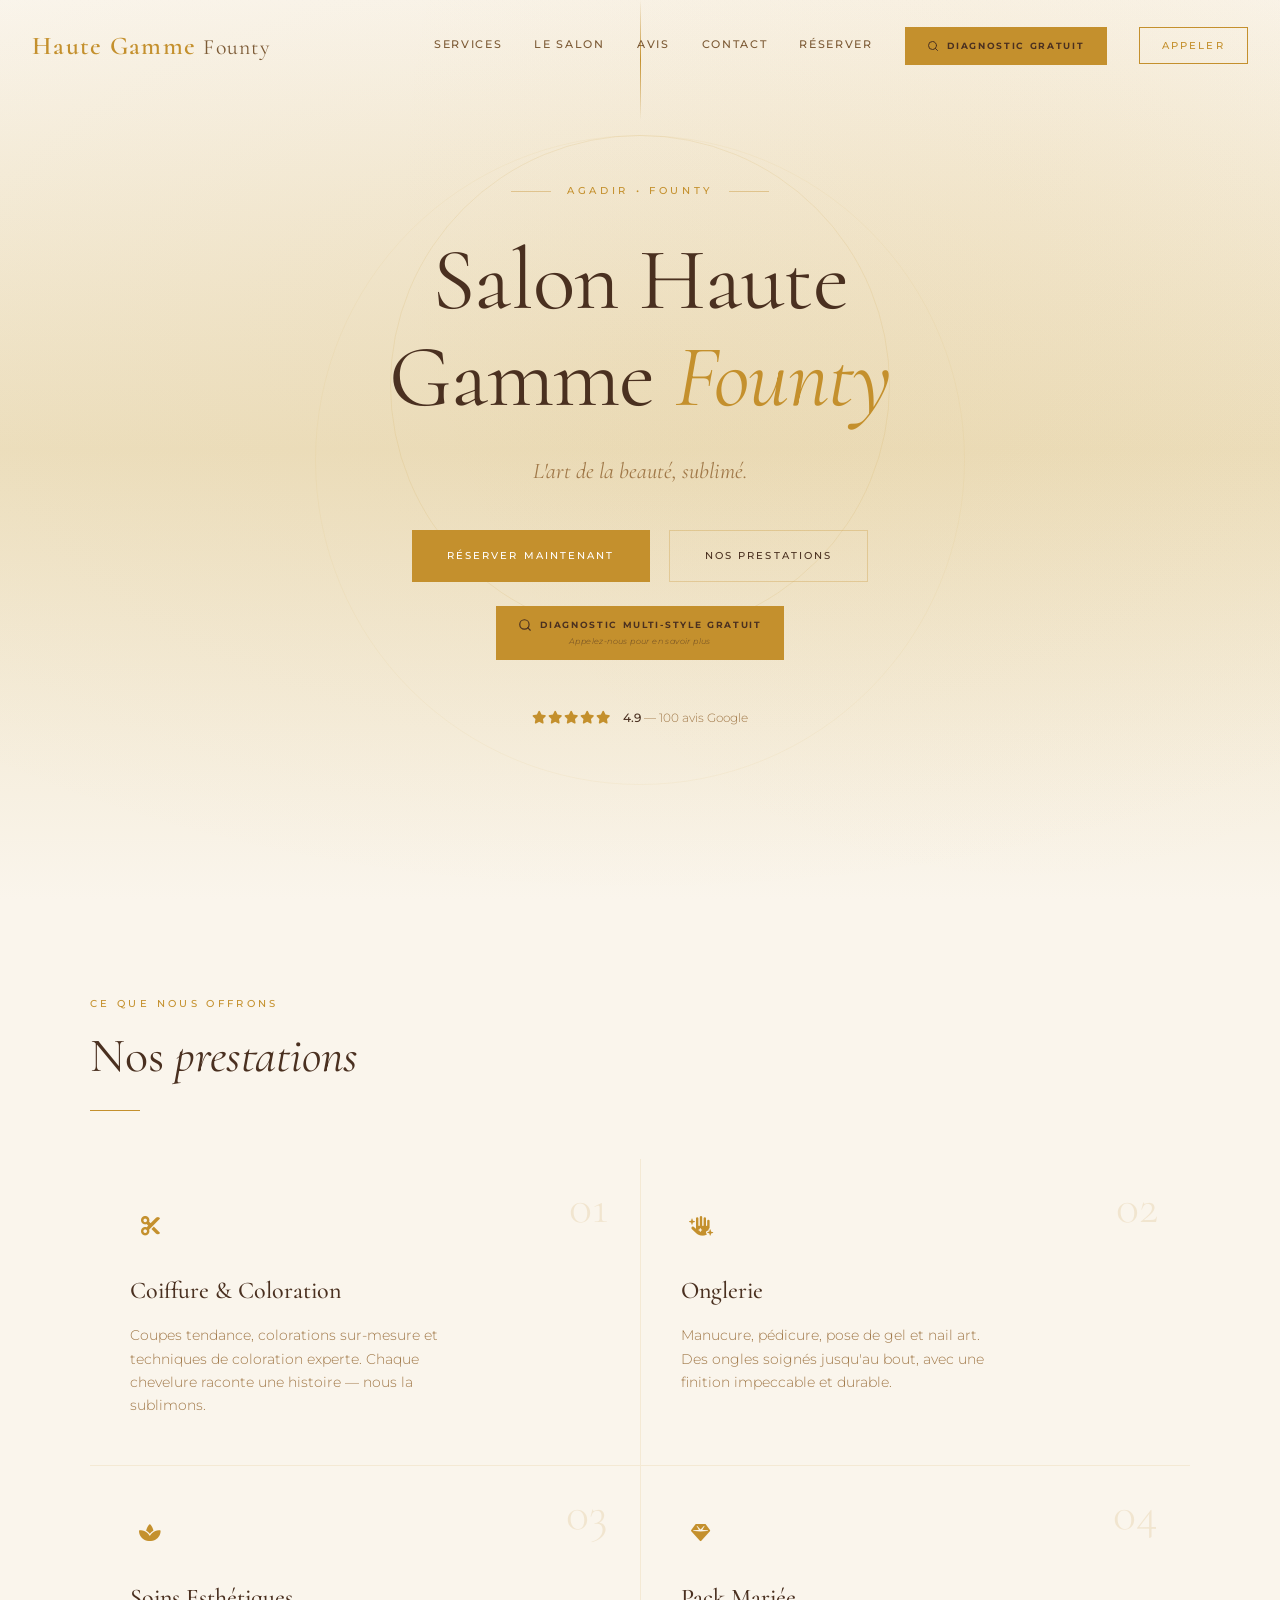
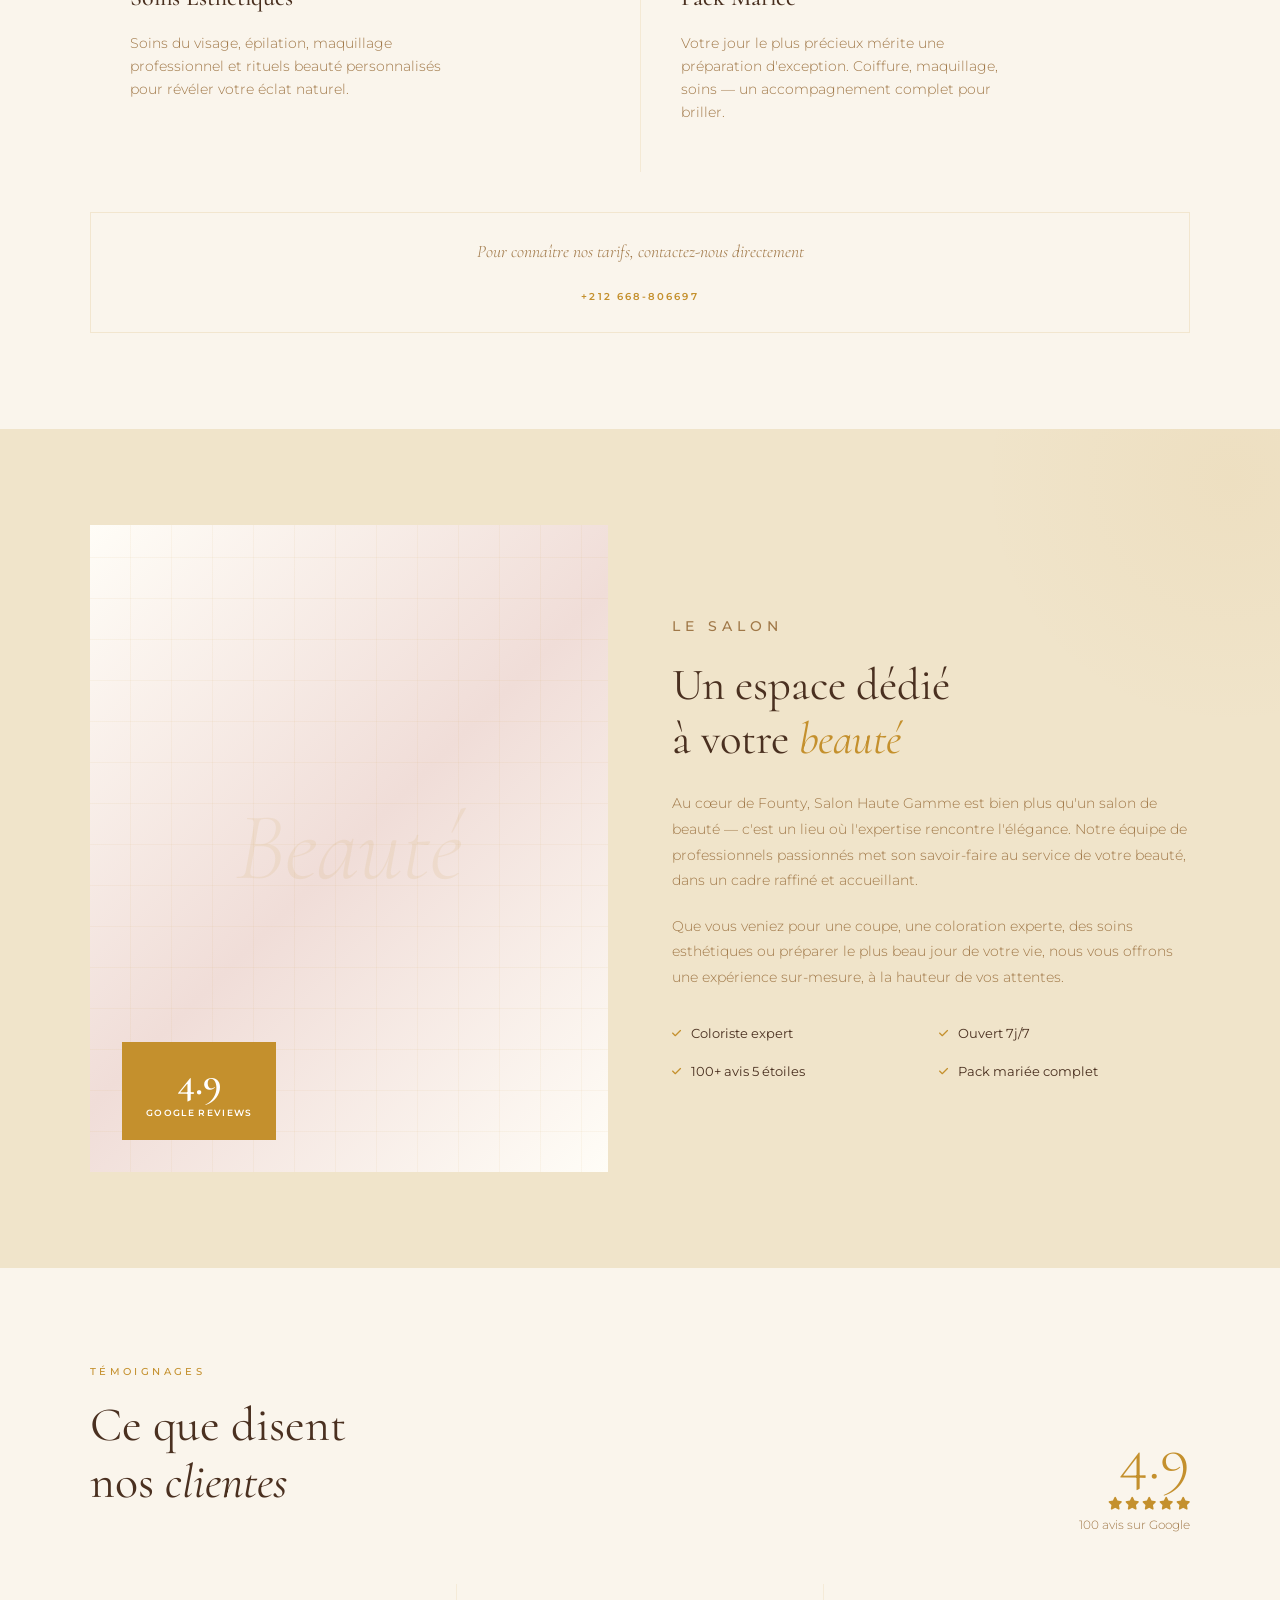
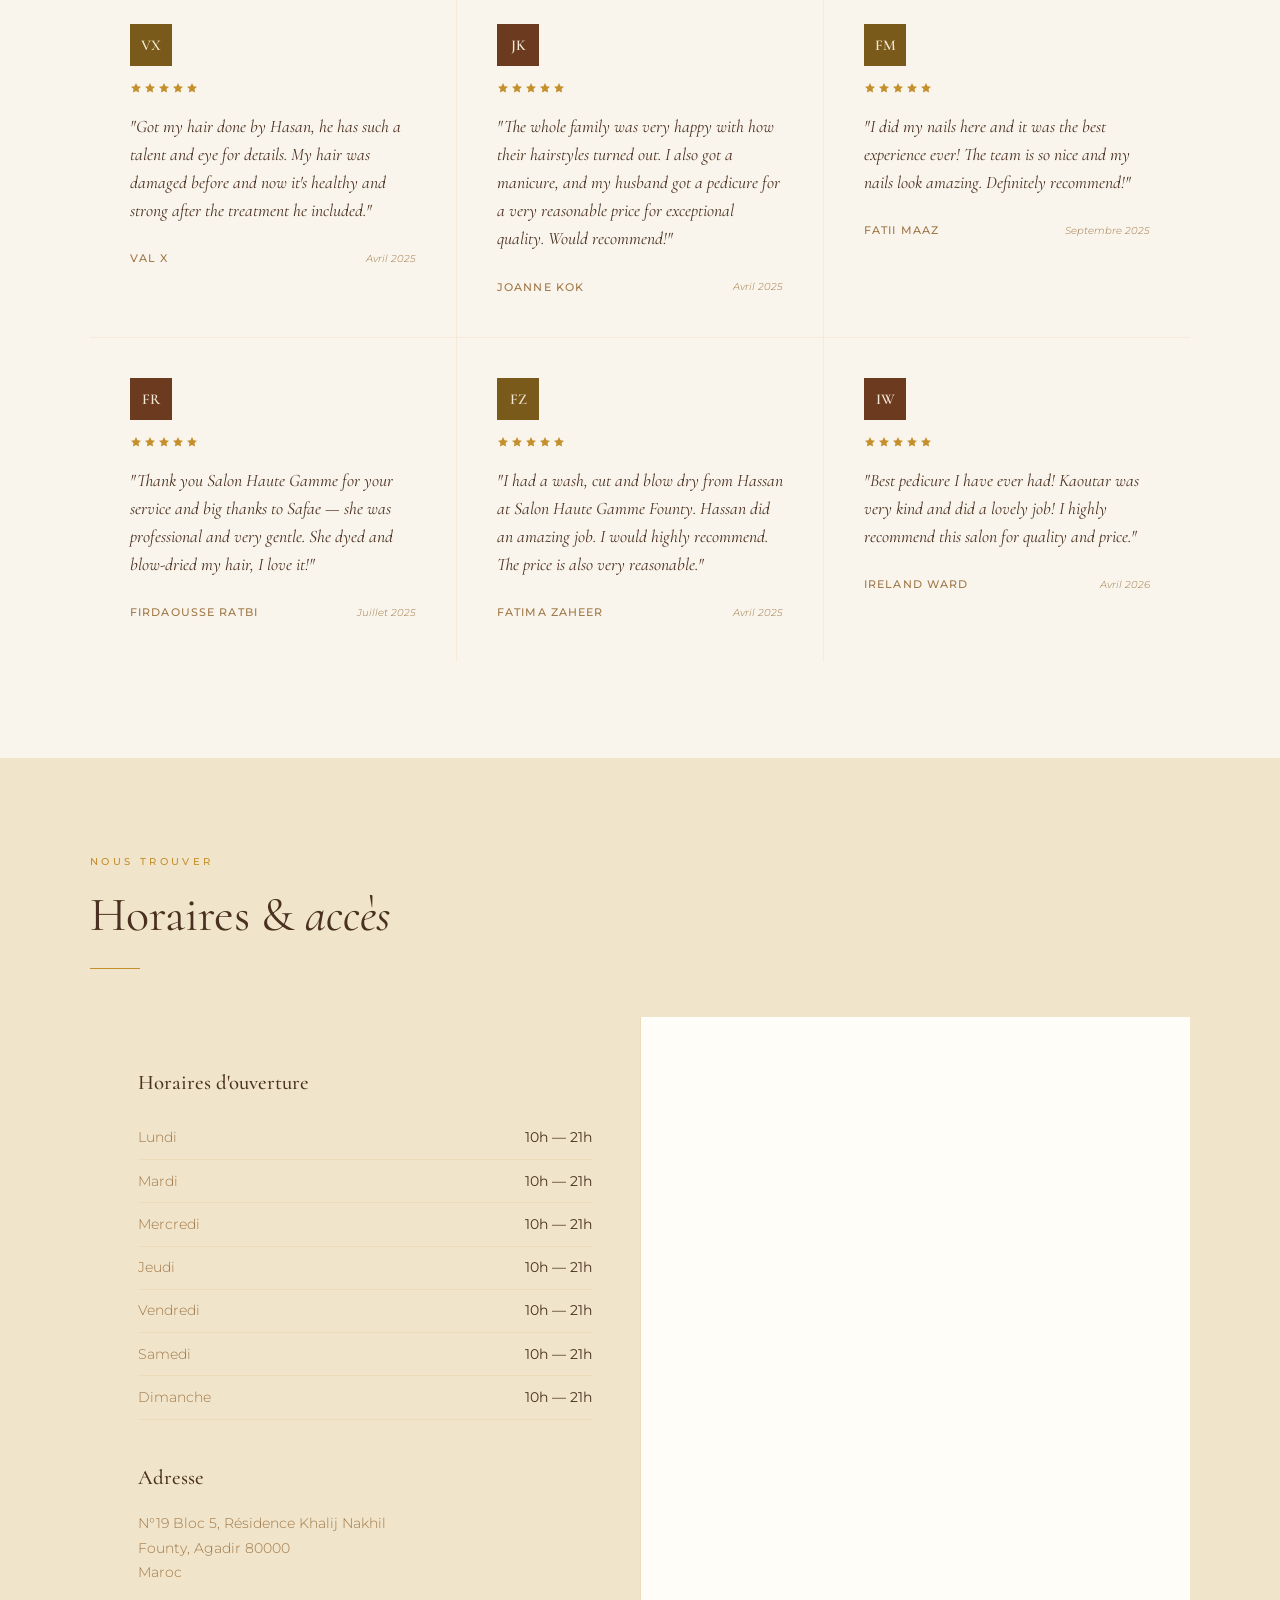
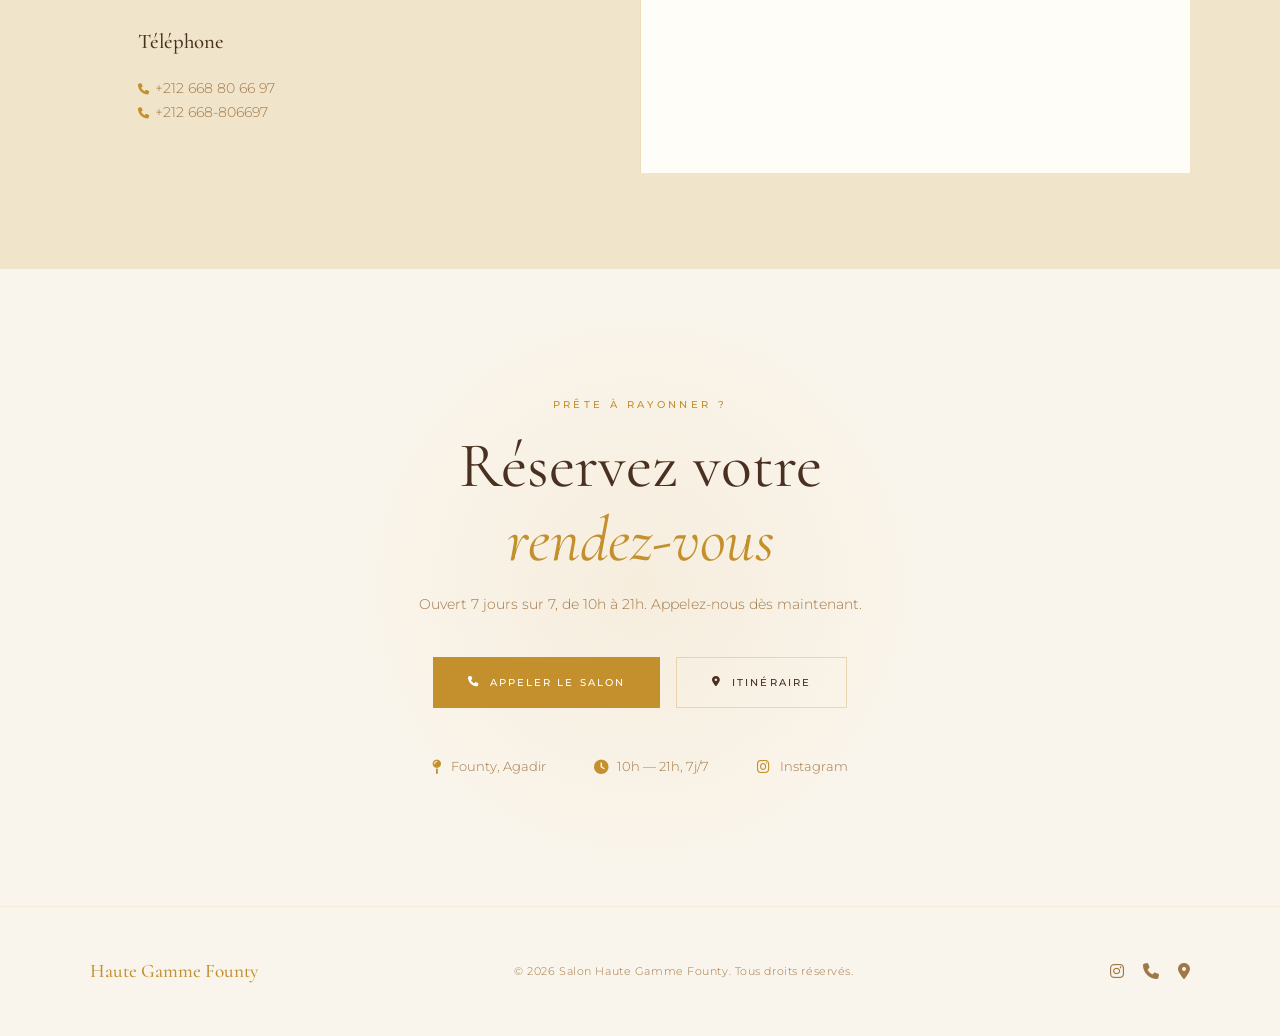
<file: index.html>
<!DOCTYPE html>
<html lang="fr" dir="ltr">
<head>
    <meta charset="UTF-8">
    <meta name="viewport" content="width=device-width, initial-scale=1.0">
    <title>Salon Haute Gamme Founty — Agadir | Coiffure & Beauté de Luxe</title>
    <meta name="description" content="Salon de beauté haut de gamme à Agadir Founty. Coiffure, coloration experte, onglerie, soins esthétiques et pack mariée. Noté 4.9/5 sur Google.">
    <link rel="canonical" href="https://salon-hautegamme-founty.ma/">
    <meta property="og:title" content="Salon Haute Gamme Founty — Coiffure & Beauté de Luxe à Agadir">
    <meta property="og:description" content="Votre salon de beauté haut de gamme à Agadir Founty. Coiffure, coloration experte, onglerie, soins et pack mariée. 4.9★ sur Google.">
    <meta property="og:type" content="business.business">
    <meta property="og:url" content="https://salon-hautegamme-founty.ma/">
    <meta name="theme-color" content="#FAF5EC">
    <link rel="preconnect" href="https://fonts.googleapis.com">
    <link rel="preconnect" href="https://fonts.gstatic.com" crossorigin>
    <link href="https://fonts.googleapis.com/css2?family=Cormorant:ital,wght@0,400;0,500;0,600;0,700;1,400;1,500&family=Montserrat:wght@300;400;500;600&display=swap" rel="stylesheet">
    <link rel="stylesheet" href="https://cdnjs.cloudflare.com/ajax/libs/font-awesome/6.5.1/css/all.min.css" integrity="sha512-DTOQO9RWCH3ppGqcWaEA1BIZOC6xxalwEsw9c2QQeAIftl+Vegovlnee1c9QX4TctnWMn13TZye+giMm8e2LwA==" crossorigin="anonymous" referrerpolicy="no-referrer">

    <script type="application/ld+json">
    {
        "@context": "https://schema.org",
        "@type": "BeautySalon",
        "name": "Salon Haute Gamme Founty",
        "image": "https://salon-hautegamme-founty.ma/images/salon.jpg",
        "address": {
            "@type": "PostalAddress",
            "streetAddress": "N°19 Bloc 5 Khalij Nakhil, Founty",
            "addressLocality": "Agadir",
            "postalCode": "80000",
            "addressCountry": "MA"
        },
        "telephone": "+212668806697",
        "openingHoursSpecification": {
            "@type": "OpeningHoursSpecification",
            "dayOfWeek": ["Monday","Tuesday","Wednesday","Thursday","Friday","Saturday","Sunday"],
            "opens": "10:00",
            "closes": "21:00"
        },
        "geo": {
            "@type": "GeoCoordinates",
            "latitude": 30.3924,
            "longitude": -9.5988
        },
        "aggregateRating": {
            "@type": "AggregateRating",
            "ratingValue": "4.9",
            "reviewCount": "100"
        },
        "priceRange": "$$",
        "url": "https://salon-hautegamme-founty.ma/"
    }
    </script>

    <style>
        *,*::before,*::after{margin:0;padding:0;box-sizing:border-box}

        /* === PALETTE FOUNTY — Champagne & Or Ambré ===
           Thème clair premium. Fond champagne (#FAF5EC→#FFFDF7).
           Or ambré #C4902D/#E0B356 — miel poli, bijoux.
           Espresso #4A3020 — texte principal, contraste WCAG AA > 7:1.
           Caramel doré #C08B35 — accent secondaire.
           ====================================== */
        :root {
            --noir: #FAF5EC;
            --noir-light: #F0E4CA;
            --noir-card: #FFFDF7;
            --gold: #C4902D;
            --gold-light: #E0B356;
            --gold-dim: rgba(196,144,45,0.10);
            --cream: #4A3020;
            --cream-dark: #3A2418;
            --text-light: #7C5A35;
            --text-muted: #A07848;
            --wood: #C08B35;
            --wood-dark: #8B5C1E;
            --white: #FFFFFF;
            --font-heading: 'Cormorant', Georgia, serif;
            --font-body: 'Montserrat', 'Helvetica Neue', sans-serif;
        }

        html {
            scroll-behavior: smooth;
            -webkit-font-smoothing: antialiased;
            -moz-osx-font-smoothing: grayscale;
        }

        body {
            font-family: var(--font-body);
            background: var(--noir);
            color: var(--text-light);
            font-size: 16.5px;
            font-weight: 300;
            line-height: 1.7;
            overflow-x: hidden;
        }

        /* ── SCROLLBAR ── */
        ::-webkit-scrollbar { width: 6px; }
        ::-webkit-scrollbar-track { background: var(--noir-light); }
        ::-webkit-scrollbar-thumb { background: var(--gold); border-radius: 3px; }

        /* ── SELECTION ── */
        ::selection { background: var(--gold); color: #fff; }

        /* ── HEADER ── */
        .site-header {
            position: fixed;
            top: 0; left: 0; right: 0;
            z-index: 100;
            padding: 1.5rem 2rem;
            display: flex;
            align-items: center;
            justify-content: space-between;
            transition: all 0.4s cubic-bezier(0.16, 1, 0.3, 1);
        }

        .site-header.scrolled {
            background: rgba(250,245,236,0.95);
            backdrop-filter: blur(12px);
            -webkit-backdrop-filter: blur(12px);
            padding: 0.8rem 2rem;
            border-bottom: 1px solid rgba(196,144,45,0.15);
            box-shadow: 0 2px 20px rgba(0,0,0,0.15);
        }

        .logo {
            font-family: var(--font-heading);
            font-size: 1.6rem;
            font-weight: 600;
            color: var(--gold);
            letter-spacing: 0.05em;
            text-decoration: none;
            cursor: pointer;
        }

        .logo span {
            font-weight: 400;
            color: var(--text-light);
            font-size: 0.85em;
        }

        nav { display: flex; align-items: center; gap: 2rem; }

        nav a {
            font-family: var(--font-body);
            font-size: 0.7rem;
            font-weight: 500;
            letter-spacing: 0.15em;
            text-transform: uppercase;
            color: var(--text-light);
            text-decoration: none;
            position: relative;
            padding-bottom: 2px;
            transition: color 0.3s ease;
            cursor: pointer;
        }

        nav a::after {
            content: '';
            position: absolute;
            bottom: 0; left: 0;
            width: 0;
            height: 1px;
            background: var(--gold);
            transition: width 0.3s ease;
        }

        nav a:hover { color: var(--gold); }
        nav a:hover::after { width: 100%; }

        nav a.nav-cta {
            background: transparent;
            border: 1px solid var(--gold);
            color: var(--gold);
            padding: 0.55rem 1.4rem;
            font-size: 0.65rem;
            letter-spacing: 0.2em;
            text-transform: uppercase;
            cursor: pointer;
            transition: all 0.3s ease;
        }

        nav a.nav-cta::after { display: none; }
        nav a.nav-cta:hover {
            background: var(--gold);
            color: #fff;
        }

        .menu-toggle {
            display: none;
            background: none;
            border: none;
            cursor: pointer;
            padding: 0.5rem;
            z-index: 101;
        }

        .menu-toggle span {
            display: block;
            width: 24px;
            height: 1.5px;
            background: var(--cream);
            margin: 6px 0;
            transition: all 0.3s ease;
        }

        .menu-toggle.active span:nth-child(1) { transform: rotate(45deg) translate(5px, 5px); }
        .menu-toggle.active span:nth-child(2) { opacity: 0; }
        .menu-toggle.active span:nth-child(3) { transform: rotate(-45deg) translate(6px, -6px); }

        /* ── HERO ── */
        .hero {
            position: relative;
            min-height: 100vh;
            display: flex;
            align-items: center;
            justify-content: center;
            text-align: center;
            overflow: hidden;
        }

        .hero-bg {
            position: absolute;
            inset: 0;
            background:
                radial-gradient(ellipse 80% 60% at 50% 40%, rgba(196,144,45,0.08), transparent),
                radial-gradient(ellipse 50% 80% at 80% 20%, rgba(224,179,86,0.06), transparent),
                linear-gradient(180deg, var(--noir) 0%, #EDE0C0 50%, var(--noir) 100%);
        }

        .hero-bg::before {
            content: '';
            position: absolute;
            top: 15%; left: 50%;
            transform: translateX(-50%);
            width: 500px; height: 500px;
            border: 1px solid rgba(196,144,45,0.12);
            border-radius: 50%;
            animation: breathe 8s ease-in-out infinite;
        }

        .hero-bg::after {
            content: '';
            position: absolute;
            top: 15%; left: 50%;
            transform: translateX(-50%);
            width: 650px; height: 650px;
            border: 1px solid rgba(196,144,45,0.06);
            border-radius: 50%;
            animation: breathe 8s ease-in-out infinite 1s;
        }

        @keyframes breathe {
            0%, 100% { transform: translateX(-50%) scale(1); opacity: 1; }
            50% { transform: translateX(-50%) scale(1.05); opacity: 0.5; }
        }

        .hero-line {
            position: absolute;
            top: 0; left: 50%;
            width: 1px;
            height: 120px;
            background: linear-gradient(to bottom, transparent, var(--gold), transparent);
            animation: slideDown 2s ease-out forwards;
        }

        @keyframes slideDown {
            from { opacity: 0; height: 0; }
            to { opacity: 1; height: 120px; }
        }

        .hero-content {
            position: relative;
            z-index: 2;
            max-width: 800px;
            padding: 0 2rem;
        }

        .hero-label {
            font-family: var(--font-body);
            font-size: 0.65rem;
            font-weight: 500;
            letter-spacing: 0.35em;
            text-transform: uppercase;
            color: var(--gold);
            margin-bottom: 2rem;
            display: inline-flex;
            align-items: center;
            gap: 1rem;
        }

        .hero-label::before,
        .hero-label::after {
            content: '';
            width: 40px;
            height: 1px;
            background: var(--gold);
            opacity: 0.4;
        }

        .hero h1 {
            font-family: var(--font-heading);
            font-size: clamp(3rem, 7vw, 5.5rem);
            font-weight: 400;
            color: var(--cream);
            line-height: 1.1;
            margin-bottom: 0.3em;
            letter-spacing: -0.01em;
        }

        .hero h1 em {
            font-style: italic;
            color: var(--gold);
        }

        .hero-tagline {
            font-family: var(--font-heading);
            font-size: clamp(1.1rem, 2.5vw, 1.4rem);
            font-weight: 400;
            font-style: italic;
            color: var(--text-muted);
            margin-bottom: 2.5rem;
        }

        .hero-actions {
            display: flex;
            gap: 1.2rem;
            justify-content: center;
            flex-wrap: wrap;
        }

        .btn {
            display: inline-flex;
            align-items: center;
            gap: 0.6rem;
            font-family: var(--font-body);
            font-size: 0.65rem;
            font-weight: 500;
            letter-spacing: 0.2em;
            text-transform: uppercase;
            text-decoration: none;
            padding: 1rem 2.2rem;
            transition: all 0.35s cubic-bezier(0.16, 1, 0.3, 1);
            cursor: pointer;
            border: none;
        }

        .btn-primary {
            background: var(--gold);
            color: #fff;
        }

        .btn-primary:hover {
            background: var(--gold-light);
            transform: translateY(-2px);
            box-shadow: 0 8px 30px rgba(196,144,45,0.25);
        }

        .btn-outline {
            background: transparent;
            color: var(--cream);
            border: 1px solid rgba(196,144,45,0.3);
        }

        .btn-outline:hover {
            border-color: var(--gold);
            color: var(--gold);
            transform: translateY(-2px);
        }

        .hero-rating {
            margin-top: 3rem;
            display: flex;
            align-items: center;
            justify-content: center;
            gap: 0.8rem;
            font-size: 0.75rem;
            color: var(--text-muted);
        }

        .hero-stars {
            display: flex;
            gap: 2px;
            color: var(--gold);
            font-size: 0.8rem;
        }

        .hero-rating strong {
            color: var(--cream);
            font-weight: 500;
        }

        /* ── SECTION COMMON ── */
        section {
            padding: 6rem 2rem;
        }

        .section-inner {
            max-width: 1100px;
            margin: 0 auto;
        }

        .section-label {
            font-family: var(--font-body);
            font-size: 0.6rem;
            font-weight: 500;
            letter-spacing: 0.35em;
            text-transform: uppercase;
            color: var(--gold);
            margin-bottom: 1rem;
        }

        .section-title {
            font-family: var(--font-heading);
            font-size: clamp(2rem, 4vw, 3rem);
            font-weight: 400;
            color: var(--cream);
            line-height: 1.2;
            margin-bottom: 1.5rem;
        }

        .section-divider {
            width: 50px;
            height: 1px;
            background: var(--gold);
            margin-bottom: 2rem;
        }

        /* ── SERVICES ── */
        .services {
            background: var(--noir);
            position: relative;
        }

        .services-grid {
            display: grid;
            grid-template-columns: repeat(2, 1fr);
            gap: 1px;
            background: rgba(196,144,45,0.12);
            margin-top: 3rem;
        }

        .service-item {
            background: var(--noir);
            padding: 3rem 2.5rem;
            position: relative;
            transition: all 0.5s cubic-bezier(0.16, 1, 0.3, 1);
        }

        .service-item::before {
            content: '';
            position: absolute;
            top: 0; left: 0;
            width: 100%; height: 100%;
            background: linear-gradient(135deg, var(--gold-dim), transparent);
            opacity: 0;
            transition: opacity 0.5s ease;
        }

        .service-item:hover::before { opacity: 1; }

        .service-item:hover {
            transform: scale(1.01);
            z-index: 2;
        }

        .service-number {
            font-family: var(--font-heading);
            font-size: 3rem;
            font-weight: 300;
            color: rgba(196,144,45,0.15);
            position: absolute;
            top: 1.5rem; right: 2rem;
            line-height: 1;
        }

        .service-icon {
            width: 40px;
            height: 40px;
            display: flex;
            align-items: center;
            justify-content: center;
            margin-bottom: 1.5rem;
            color: var(--gold);
            font-size: 1.2rem;
        }

        .service-item h3 {
            font-family: var(--font-heading);
            font-size: 1.5rem;
            font-weight: 500;
            color: var(--cream);
            margin-bottom: 0.8rem;
            position: relative;
        }

        .service-item p {
            font-size: 0.85rem;
            color: var(--text-muted);
            line-height: 1.7;
            position: relative;
            max-width: 320px;
        }

        /* ── ABOUT ── */
        .about {
            background: var(--noir-light);
            position: relative;
            overflow: hidden;
        }

        .about::before {
            content: '';
            position: absolute;
            top: -200px; right: -200px;
            width: 500px; height: 500px;
            border-radius: 50%;
            background: radial-gradient(circle, rgba(196,144,45,0.06), transparent 70%);
        }

        .about-grid {
            display: grid;
            grid-template-columns: 1fr 1fr;
            gap: 4rem;
            align-items: center;
        }

        .about-visual {
            position: relative;
            aspect-ratio: 4/5;
            background: linear-gradient(135deg, var(--noir-card) 0%, #F0DDD8 50%, var(--noir-card) 100%);
            overflow: hidden;
        }

        .about-visual::before {
            content: '';
            position: absolute;
            inset: 0;
            background:
                repeating-linear-gradient(
                    0deg,
                    transparent,
                    transparent 40px,
                    rgba(196,144,45,0.06) 40px,
                    rgba(196,144,45,0.06) 41px
                ),
                repeating-linear-gradient(
                    90deg,
                    transparent,
                    transparent 40px,
                    rgba(196,144,45,0.06) 40px,
                    rgba(196,144,45,0.06) 41px
                );
        }

        .about-visual-text {
            position: absolute;
            top: 50%; left: 50%;
            transform: translate(-50%, -50%);
            font-family: var(--font-heading);
            font-size: 6rem;
            font-weight: 300;
            font-style: italic;
            color: rgba(196,144,45,0.1);
            white-space: nowrap;
            user-select: none;
        }

        .about-visual-badge {
            position: absolute;
            bottom: 2rem; left: 2rem;
            background: var(--gold);
            color: #fff;
            padding: 1.2rem 1.5rem;
            text-align: center;
        }

        .about-visual-badge .number {
            font-family: var(--font-heading);
            font-size: 2.5rem;
            font-weight: 600;
            line-height: 1;
            display: block;
        }

        .about-visual-badge .label {
            font-size: 0.55rem;
            font-weight: 600;
            letter-spacing: 0.15em;
            text-transform: uppercase;
            display: block;
            margin-top: 0.3rem;
        }

        .about-text h2 {
            font-family: var(--font-heading);
            font-size: clamp(2rem, 3.5vw, 2.8rem);
            font-weight: 400;
            color: var(--cream);
            line-height: 1.2;
            margin-bottom: 1.5rem;
        }

        .about-text h2 em {
            font-style: italic;
            color: var(--gold);
        }

        .about-text p {
            margin-bottom: 1.2rem;
            color: var(--text-muted);
            font-size: 0.9rem;
            line-height: 1.8;
        }

        .about-features {
            display: grid;
            grid-template-columns: 1fr 1fr;
            gap: 1rem;
            margin-top: 2rem;
        }

        .about-feature {
            display: flex;
            align-items: center;
            gap: 0.6rem;
            font-size: 0.8rem;
            color: var(--cream);
            font-weight: 400;
        }

        .about-feature i {
            color: var(--gold);
            font-size: 0.65rem;
        }

        /* ── REVIEWS ── */
        .reviews {
            background: var(--noir);
        }

        .reviews-header {
            display: flex;
            align-items: flex-end;
            justify-content: space-between;
            margin-bottom: 3rem;
        }

        .reviews-score {
            text-align: right;
        }

        .reviews-score .big-number {
            font-family: var(--font-heading);
            font-size: 4rem;
            font-weight: 300;
            color: var(--gold);
            line-height: 1;
        }

        .reviews-score .stars {
            display: flex;
            gap: 3px;
            justify-content: flex-end;
            color: var(--gold);
            font-size: 0.8rem;
            margin: 0.5rem 0 0.3rem;
        }

        .reviews-score .count {
            font-size: 0.75rem;
            color: var(--text-muted);
        }

        .reviews-grid {
            display: grid;
            grid-template-columns: repeat(3, 1fr);
            gap: 1px;
            background: rgba(196,144,45,0.1);
        }

        .review-card {
            background: var(--noir);
            padding: 2.5rem;
        }

        .review-stars {
            display: flex;
            gap: 2px;
            color: var(--gold);
            font-size: 0.7rem;
            margin-bottom: 1.2rem;
        }

        .review-text {
            font-family: var(--font-heading);
            font-size: 1.1rem;
            font-weight: 400;
            font-style: italic;
            color: var(--cream);
            line-height: 1.6;
            margin-bottom: 1.5rem;
        }

        .review-author {
            font-size: 0.7rem;
            font-weight: 500;
            letter-spacing: 0.1em;
            text-transform: uppercase;
            color: var(--text-muted);
        }

        /* ── HOURS & LOCATION ── */
        .location {
            background: var(--noir-light);
        }

        .location-grid {
            display: grid;
            grid-template-columns: 1fr 1fr;
            gap: 1px;
            background: rgba(196,144,45,0.1);
            margin-top: 3rem;
        }

        .location-info {
            background: var(--noir-light);
            padding: 3rem;
        }

        .location-map {
            background: var(--noir-card);
            min-height: 400px;
        }

        .location-map iframe {
            width: 100%;
            height: 100%;
            min-height: 400px;
            border: none;
            filter: grayscale(0.3) contrast(1);
            transition: filter 0.5s ease;
        }

        .location-map iframe:hover {
            filter: grayscale(0) contrast(1);
        }

        .info-block {
            margin-bottom: 2.5rem;
        }

        .info-block:last-child { margin-bottom: 0; }

        .info-block h3 {
            font-family: var(--font-heading);
            font-size: 1.3rem;
            font-weight: 500;
            color: var(--cream);
            margin-bottom: 1rem;
        }

        .info-block p, .info-block a {
            font-size: 0.85rem;
            color: var(--text-muted);
            text-decoration: none;
            line-height: 1.8;
            transition: color 0.3s ease;
        }

        .info-block a:hover { color: var(--gold); }

        .info-phone-icon {
            font-size: 0.7rem;
            color: var(--gold);
            margin-right: 0.4rem;
        }

        .hours-list {
            list-style: none;
        }

        .hours-list li {
            display: flex;
            justify-content: space-between;
            padding: 0.6rem 0;
            border-bottom: 1px solid rgba(196,144,45,0.1);
            font-size: 0.85rem;
        }

        .hours-list li .day { color: var(--text-muted); }
        .hours-list li .time { color: var(--cream); font-weight: 400; }

        /* ── CONTACT / CTA ── */
        .cta-section {
            background: var(--noir);
            text-align: center;
            padding: 8rem 2rem;
            position: relative;
            overflow: hidden;
        }

        .cta-section::before {
            content: '';
            position: absolute;
            top: 50%; left: 50%;
            transform: translate(-50%, -50%);
            width: 600px; height: 600px;
            border-radius: 50%;
            background: radial-gradient(circle, rgba(196,144,45,0.08), transparent 70%);
        }

        .cta-section h2 {
            font-family: var(--font-heading);
            font-size: clamp(2.5rem, 5vw, 4rem);
            font-weight: 400;
            color: var(--cream);
            line-height: 1.15;
            margin-bottom: 1rem;
            position: relative;
        }

        .cta-section h2 em {
            font-style: italic;
            color: var(--gold);
        }

        .cta-subtitle {
            font-size: 0.9rem;
            color: var(--text-muted);
            margin-bottom: 2.5rem;
            position: relative;
        }

        .cta-actions {
            display: flex;
            gap: 1rem;
            justify-content: center;
            flex-wrap: wrap;
            position: relative;
        }

        .cta-contact-info {
            margin-top: 3rem;
            display: flex;
            justify-content: center;
            gap: 3rem;
            flex-wrap: wrap;
            position: relative;
        }

        .cta-contact-item {
            display: flex;
            align-items: center;
            gap: 0.6rem;
            font-size: 0.8rem;
            color: var(--text-muted);
        }

        .cta-contact-item i { color: var(--gold); font-size: 0.9rem; }
        .cta-contact-item a {
            color: var(--text-muted);
            text-decoration: none;
            transition: color 0.3s ease;
        }
        .cta-contact-item a:hover { color: var(--gold); }

        /* ── FOOTER ── */
        footer {
            background: var(--noir);
            border-top: 1px solid rgba(196,144,45,0.1);
            padding: 3rem 2rem;
        }

        .footer-inner {
            max-width: 1100px;
            margin: 0 auto;
            display: flex;
            align-items: center;
            justify-content: space-between;
            flex-wrap: wrap;
            gap: 1.5rem;
        }

        .footer-brand {
            font-family: var(--font-heading);
            font-size: 1.2rem;
            font-weight: 500;
            color: var(--gold);
        }

        .footer-copy {
            font-size: 0.7rem;
            color: var(--text-muted);
            letter-spacing: 0.05em;
        }

        .footer-social {
            display: flex;
            gap: 1.2rem;
        }

        .footer-social a {
            color: var(--text-muted);
            font-size: 1rem;
            transition: color 0.3s ease;
            cursor: pointer;
        }

        .footer-social a:hover { color: var(--gold); }

        /* ── FOCUS STATES ── */
        a:focus-visible,
        button:focus-visible {
            outline: 2px solid var(--gold);
            outline-offset: 3px;
        }

        .btn:focus-visible {
            outline: 2px solid var(--gold);
            outline-offset: 3px;
        }

        /* ── NOSCRIPT ── */

        /* ── ANIMATIONS ── */
        .fade-in {
            opacity: 0;
            transform: translateY(30px);
            transition: opacity 0.8s cubic-bezier(0.16, 1, 0.3, 1),
                        transform 0.8s cubic-bezier(0.16, 1, 0.3, 1);
        }

        .fade-in.visible {
            opacity: 1;
            transform: translateY(0);
        }

        .fade-in-delay-1 { transition-delay: 0.1s; }
        .fade-in-delay-2 { transition-delay: 0.2s; }
        .fade-in-delay-3 { transition-delay: 0.3s; }
        .fade-in-delay-4 { transition-delay: 0.4s; }

        @media (prefers-reduced-motion: reduce) {
            .fade-in {
                opacity: 1;
                transform: none;
                transition: none;
            }
            .hero-bg::before, .hero-bg::after { animation: none; }
            .hero-line { animation: none; opacity: 1; height: 120px; }
            html { scroll-behavior: auto; }
        }

        /* ── MOBILE ── */
        @media (max-width: 900px) {
            .services-grid { grid-template-columns: 1fr; }
            .about-grid { grid-template-columns: 1fr; gap: 2.5rem; }
            .about-visual { max-height: 350px; }
            .reviews-grid { grid-template-columns: 1fr; }
            .reviews-header { flex-direction: column; align-items: flex-start; gap: 1.5rem; }
            .reviews-score { text-align: left; }
            .reviews-score .stars { justify-content: flex-start; }
            .location-grid { grid-template-columns: 1fr; }
        }

        @media (max-width: 768px) {
            nav {
                display: none;
                position: fixed;
                top: 0; left: 0; right: 0; bottom: 0;
                background: rgba(250,245,236,0.98);
                flex-direction: column;
                align-items: center;
                justify-content: center;
                gap: 2.5rem;
                z-index: 100;
            }

            nav.open { display: flex; }

            nav a { font-size: 0.85rem; letter-spacing: 0.25em; }

            .menu-toggle { display: block; z-index: 101; }

            section { padding: 4rem 1.5rem; }

            .hero h1 { font-size: clamp(2.4rem, 8vw, 3.5rem); }

            .about-features { grid-template-columns: 1fr; }

            .service-item { padding: 2rem 1.8rem; }

            .review-card { padding: 2rem; }

            .location-info { padding: 2rem; }

            .cta-section { padding: 5rem 1.5rem; }

            .cta-contact-info { flex-direction: column; align-items: center; gap: 1rem; }

            .footer-inner {
                flex-direction: column;
                text-align: center;
            }
        }

        @media (max-width: 480px) {
            .hero-actions { flex-direction: column; align-items: center; }
            .btn { width: 100%; justify-content: center; max-width: 280px; }
        }

        /* ── REVIEW AVATAR ── */
        .review-avatar {
            width: 42px;
            height: 42px;
            margin-bottom: 1rem;
        }

        .review-author-row {
            display: flex;
            align-items: center;
            justify-content: space-between;
            gap: 0.5rem;
        }

        .review-date {
            font-size: 0.65rem;
            color: var(--text-muted);
            font-style: italic;
        }

        /* ── BOUTON DIAGNOSTIC ── */
        @keyframes diagPulse {
            0%, 100% { box-shadow: 0 0 0 0 rgba(196,144,45,0.5); }
            50% { box-shadow: 0 0 18px 8px rgba(196,144,45,0.15); }
        }

        .btn-diagnostic {
            display: inline-flex;
            flex-direction: column;
            align-items: center;
            text-decoration: none;
            background: var(--gold);
            color: var(--cream);
            padding: 0.7rem 1.4rem;
            transition: all 0.3s ease;
            animation: diagPulse 3s ease-in-out infinite;
            cursor: pointer;
            border: none;
        }

        .btn-diagnostic:hover {
            background: var(--gold-light);
            transform: translateY(-2px);
            animation: none;
            box-shadow: 0 6px 24px rgba(196,144,45,0.35);
        }

        .btn-diagnostic-main {
            font-family: var(--font-body);
            font-size: 0.58rem;
            font-weight: 700;
            letter-spacing: 0.18em;
            text-transform: uppercase;
            display: flex;
            align-items: center;
            gap: 0.5rem;
        }

        .btn-diagnostic-sub {
            font-family: var(--font-body);
            font-size: 0.5rem;
            font-style: italic;
            font-weight: 300;
            letter-spacing: 0.05em;
            opacity: 0.75;
            margin-top: 0.15rem;
        }

        .btn-diagnostic-nav { display: none; flex-direction: column !important; }

        .hero-diagnostic { margin-top: 1.5rem; }

        .diag-float-bar {
            display: none;
            position: fixed;
            bottom: 0; left: 0; right: 0;
            z-index: 90;
            background: var(--gold);
            padding: 0.9rem 1.5rem;
            text-align: center;
            animation: diagPulse 3s ease-in-out infinite;
        }

        .diag-float-bar a {
            display: flex;
            align-items: center;
            justify-content: center;
            gap: 0.6rem;
            font-family: var(--font-body);
            font-size: 0.6rem;
            font-weight: 700;
            letter-spacing: 0.18em;
            text-transform: uppercase;
            color: var(--cream);
            text-decoration: none;
        }

        @media (min-width: 769px) { .btn-diagnostic-nav { display: inline-flex; } }
        @media (max-width: 768px) { .hero-diagnostic { display: none; } .diag-float-bar { display: block; } }
    </style>
</head>
<body>

    <!-- HEADER -->
    <header class="site-header" role="banner">
        <a href="index.html" class="logo" aria-label="Salon Haute Gamme Founty - Accueil">Haute Gamme <span>Founty</span></a>
        <button class="menu-toggle" aria-label="Ouvrir le menu" aria-expanded="false">
            <span></span><span></span><span></span>
        </button>
        <nav role="navigation" aria-label="Navigation principale">
            <a href="#services">Services</a>
            <a href="#about">Le Salon</a>
            <a href="#avis">Avis</a>
            <a href="#contact">Contact</a>
            <a href="reservation.html">Réserver</a>
            <a href="tel:+212668806697" class="btn-diagnostic btn-diagnostic-nav" aria-label="Diagnostic multi-style gratuit" style="text-decoration:none">
                <span class="btn-diagnostic-main">
                    <svg width="12" height="12" viewBox="0 0 24 24" fill="none" stroke="currentColor" stroke-width="2" stroke-linecap="round" stroke-linejoin="round"><circle cx="11" cy="11" r="8"/><line x1="21" y1="21" x2="16.65" y2="16.65"/></svg>
                    DIAGNOSTIC GRATUIT
                </span>
            </a>
            <a href="tel:+212668806697" class="nav-cta">Appeler</a>
        </nav>
    </header>

    <main>
        <!-- HERO -->
        <section class="hero" id="accueil">
            <div class="hero-bg" aria-hidden="true"></div>
            <div class="hero-line" aria-hidden="true"></div>
            <div class="hero-content">
                <p class="hero-label fade-in">Agadir &bull; Founty</p>
                <h1 class="fade-in fade-in-delay-1">Salon Haute<br>Gamme <em>Founty</em></h1>
                <p class="hero-tagline fade-in fade-in-delay-2">L'art de la beauté, sublimé.</p>
                <div class="hero-actions fade-in fade-in-delay-3">
                    <a href="reservation.html" class="btn btn-primary">
                        Réserver maintenant
                    </a>
                    <a href="#services" class="btn btn-outline">
                        Nos prestations
                    </a>
                </div>
                <div class="hero-diagnostic fade-in fade-in-delay-4">
                    <a href="tel:+212668806697" class="btn-diagnostic">
                        <span class="btn-diagnostic-main">
                            <svg width="14" height="14" viewBox="0 0 24 24" fill="none" stroke="currentColor" stroke-width="2" stroke-linecap="round" stroke-linejoin="round"><circle cx="11" cy="11" r="8"/><line x1="21" y1="21" x2="16.65" y2="16.65"/></svg>
                            DIAGNOSTIC MULTI-STYLE GRATUIT
                        </span>
                        <span class="btn-diagnostic-sub">Appelez-nous pour en savoir plus</span>
                    </a>
                </div>
                <div class="hero-rating fade-in">
                    <div class="hero-stars" aria-hidden="true">
                        <i class="fas fa-star"></i>
                        <i class="fas fa-star"></i>
                        <i class="fas fa-star"></i>
                        <i class="fas fa-star"></i>
                        <i class="fas fa-star"></i>
                    </div>
                    <span><strong>4.9</strong> &mdash; 100 avis Google</span>
                </div>
            </div>
        </section>

        <!-- SERVICES -->
        <section class="services" id="services">
            <div class="section-inner">
                <p class="section-label fade-in">Ce que nous offrons</p>
                <h2 class="section-title fade-in fade-in-delay-1">Nos <em>prestations</em></h2>
                <div class="section-divider fade-in fade-in-delay-2"></div>

                <div class="services-grid">
                    <article class="service-item fade-in">
                        <span class="service-number" aria-hidden="true">01</span>
                        <div class="service-icon" aria-hidden="true"><i class="fas fa-scissors"></i></div>
                        <h3>Coiffure & Coloration</h3>
                        <p>Coupes tendance, colorations sur-mesure et techniques de coloration experte. Chaque chevelure raconte une histoire — nous la sublimons.</p>
                    </article>
                    <article class="service-item fade-in fade-in-delay-1">
                        <span class="service-number" aria-hidden="true">02</span>
                        <div class="service-icon" aria-hidden="true"><i class="fas fa-hand-sparkles"></i></div>
                        <h3>Onglerie</h3>
                        <p>Manucure, pédicure, pose de gel et nail art. Des ongles soignés jusqu'au bout, avec une finition impeccable et durable.</p>
                    </article>
                    <article class="service-item fade-in fade-in-delay-2">
                        <span class="service-number" aria-hidden="true">03</span>
                        <div class="service-icon" aria-hidden="true"><i class="fas fa-spa"></i></div>
                        <h3>Soins Esthétiques</h3>
                        <p>Soins du visage, épilation, maquillage professionnel et rituels beauté personnalisés pour révéler votre éclat naturel.</p>
                    </article>
                    <article class="service-item fade-in fade-in-delay-3">
                        <span class="service-number" aria-hidden="true">04</span>
                        <div class="service-icon" aria-hidden="true"><i class="fas fa-gem"></i></div>
                        <h3>Pack Mariée</h3>
                        <p>Votre jour le plus précieux mérite une préparation d'exception. Coiffure, maquillage, soins — un accompagnement complet pour briller.</p>
                    </article>
                </div>
                <div class="tarifs-contact fade-in" style="margin-top:2.5rem;padding:1.5rem 2rem;border:1px solid rgba(196,144,45,0.15);text-align:center;">
                    <p style="font-family:var(--font-heading);font-style:italic;font-size:1.1rem;color:var(--text-muted);margin-bottom:0.8rem">Pour connaître nos tarifs, contactez-nous directement</p>
                    <a href="tel:+212668806697" style="font-family:var(--font-body);font-size:0.65rem;font-weight:600;letter-spacing:0.2em;text-transform:uppercase;color:var(--gold);text-decoration:none;">+212 668-806697</a>
                </div>
            </div>
        </section>

        <!-- ABOUT -->
        <section class="about" id="about">
            <div class="section-inner">
                <div class="about-grid">
                    <div class="about-visual fade-in" aria-hidden="true">
                        <span class="about-visual-text">Beauté</span>
                        <div class="about-visual-badge">
                            <span class="number">4.9</span>
                            <span class="label">Google Reviews</span>
                        </div>
                    </div>
                    <div class="about-text">
                        <p class="section-label fade-in">Le Salon</p>
                        <h2 class="fade-in fade-in-delay-1">Un espace dédié<br>à votre <em>beauté</em></h2>
                        <p class="fade-in fade-in-delay-2">Au cœur de Founty, Salon Haute Gamme est bien plus qu'un salon de beauté — c'est un lieu où l'expertise rencontre l'élégance. Notre équipe de professionnels passionnés met son savoir-faire au service de votre beauté, dans un cadre raffiné et accueillant.</p>
                        <p class="fade-in fade-in-delay-3">Que vous veniez pour une coupe, une coloration experte, des soins esthétiques ou préparer le plus beau jour de votre vie, nous vous offrons une expérience sur-mesure, à la hauteur de vos attentes.</p>

                        <div class="about-features fade-in fade-in-delay-4">
                            <div class="about-feature">
                                <i class="fas fa-check" aria-hidden="true"></i>
                                <span>Coloriste expert</span>
                            </div>
                            <div class="about-feature">
                                <i class="fas fa-check" aria-hidden="true"></i>
                                <span>Ouvert 7j/7</span>
                            </div>
                            <div class="about-feature">
                                <i class="fas fa-check" aria-hidden="true"></i>
                                <span>100+ avis 5 étoiles</span>
                            </div>
                            <div class="about-feature">
                                <i class="fas fa-check" aria-hidden="true"></i>
                                <span>Pack mariée complet</span>
                            </div>
                        </div>
                    </div>
                </div>
            </div>
        </section>

        <!-- REVIEWS -->
        <section class="reviews" id="avis">
            <div class="section-inner">
                <div class="reviews-header">
                    <div>
                        <p class="section-label fade-in">Témoignages</p>
                        <h2 class="section-title fade-in fade-in-delay-1">Ce que disent<br>nos <em>clientes</em></h2>
                    </div>
                    <div class="reviews-score fade-in">
                        <span class="big-number">4.9</span>
                        <div class="stars" role="img" aria-label="4.9 étoiles sur 5">
                            <i class="fas fa-star"></i>
                            <i class="fas fa-star"></i>
                            <i class="fas fa-star"></i>
                            <i class="fas fa-star"></i>
                            <i class="fas fa-star"></i>
                        </div>
                        <p class="count">100 avis sur Google</p>
                    </div>
                </div>

                <div class="reviews-grid">
                    <div class="review-card fade-in">
                        <div class="review-avatar">
                            <svg width="42" height="42" viewBox="0 0 42 42"><rect width="42" height="42" fill="#7A5A1A"/><text x="21" y="21" dominant-baseline="central" text-anchor="middle" fill="#F2E8D5" font-family="Cormorant,serif" font-size="15" font-weight="600">VX</text></svg>
                        </div>
                        <div class="review-stars" aria-hidden="true"><svg width="12" height="12" viewBox="0 0 24 24" fill="#C4902D"><polygon points="12 2 15.09 8.26 22 9.27 17 14.14 18.18 21.02 12 17.77 5.82 21.02 7 14.14 2 9.27 8.91 8.26 12 2"/></svg><svg width="12" height="12" viewBox="0 0 24 24" fill="#C4902D"><polygon points="12 2 15.09 8.26 22 9.27 17 14.14 18.18 21.02 12 17.77 5.82 21.02 7 14.14 2 9.27 8.91 8.26 12 2"/></svg><svg width="12" height="12" viewBox="0 0 24 24" fill="#C4902D"><polygon points="12 2 15.09 8.26 22 9.27 17 14.14 18.18 21.02 12 17.77 5.82 21.02 7 14.14 2 9.27 8.91 8.26 12 2"/></svg><svg width="12" height="12" viewBox="0 0 24 24" fill="#C4902D"><polygon points="12 2 15.09 8.26 22 9.27 17 14.14 18.18 21.02 12 17.77 5.82 21.02 7 14.14 2 9.27 8.91 8.26 12 2"/></svg><svg width="12" height="12" viewBox="0 0 24 24" fill="#C4902D"><polygon points="12 2 15.09 8.26 22 9.27 17 14.14 18.18 21.02 12 17.77 5.82 21.02 7 14.14 2 9.27 8.91 8.26 12 2"/></svg></div>
                        <p class="review-text">"Got my hair done by Hasan, he has such a talent and eye for details. My hair was damaged before and now it's healthy and strong after the treatment he included."</p>
                        <div class="review-author-row">
                            <span class="review-author">Val X</span>
                            <span class="review-date">Avril 2025</span>
                        </div>
                    </div>
                    <div class="review-card fade-in fade-in-delay-1">
                        <div class="review-avatar">
                            <svg width="42" height="42" viewBox="0 0 42 42"><rect width="42" height="42" fill="#6B3A1F"/><text x="21" y="21" dominant-baseline="central" text-anchor="middle" fill="#F2E8D5" font-family="Cormorant,serif" font-size="15" font-weight="600">JK</text></svg>
                        </div>
                        <div class="review-stars" aria-hidden="true"><svg width="12" height="12" viewBox="0 0 24 24" fill="#C4902D"><polygon points="12 2 15.09 8.26 22 9.27 17 14.14 18.18 21.02 12 17.77 5.82 21.02 7 14.14 2 9.27 8.91 8.26 12 2"/></svg><svg width="12" height="12" viewBox="0 0 24 24" fill="#C4902D"><polygon points="12 2 15.09 8.26 22 9.27 17 14.14 18.18 21.02 12 17.77 5.82 21.02 7 14.14 2 9.27 8.91 8.26 12 2"/></svg><svg width="12" height="12" viewBox="0 0 24 24" fill="#C4902D"><polygon points="12 2 15.09 8.26 22 9.27 17 14.14 18.18 21.02 12 17.77 5.82 21.02 7 14.14 2 9.27 8.91 8.26 12 2"/></svg><svg width="12" height="12" viewBox="0 0 24 24" fill="#C4902D"><polygon points="12 2 15.09 8.26 22 9.27 17 14.14 18.18 21.02 12 17.77 5.82 21.02 7 14.14 2 9.27 8.91 8.26 12 2"/></svg><svg width="12" height="12" viewBox="0 0 24 24" fill="#C4902D"><polygon points="12 2 15.09 8.26 22 9.27 17 14.14 18.18 21.02 12 17.77 5.82 21.02 7 14.14 2 9.27 8.91 8.26 12 2"/></svg></div>
                        <p class="review-text">"The whole family was very happy with how their hairstyles turned out. I also got a manicure, and my husband got a pedicure for a very reasonable price for exceptional quality. Would recommend!"</p>
                        <div class="review-author-row">
                            <span class="review-author">Joanne Kok</span>
                            <span class="review-date">Avril 2025</span>
                        </div>
                    </div>
                    <div class="review-card fade-in fade-in-delay-2">
                        <div class="review-avatar">
                            <svg width="42" height="42" viewBox="0 0 42 42"><rect width="42" height="42" fill="#7A5A1A"/><text x="21" y="21" dominant-baseline="central" text-anchor="middle" fill="#F2E8D5" font-family="Cormorant,serif" font-size="15" font-weight="600">FM</text></svg>
                        </div>
                        <div class="review-stars" aria-hidden="true"><svg width="12" height="12" viewBox="0 0 24 24" fill="#C4902D"><polygon points="12 2 15.09 8.26 22 9.27 17 14.14 18.18 21.02 12 17.77 5.82 21.02 7 14.14 2 9.27 8.91 8.26 12 2"/></svg><svg width="12" height="12" viewBox="0 0 24 24" fill="#C4902D"><polygon points="12 2 15.09 8.26 22 9.27 17 14.14 18.18 21.02 12 17.77 5.82 21.02 7 14.14 2 9.27 8.91 8.26 12 2"/></svg><svg width="12" height="12" viewBox="0 0 24 24" fill="#C4902D"><polygon points="12 2 15.09 8.26 22 9.27 17 14.14 18.18 21.02 12 17.77 5.82 21.02 7 14.14 2 9.27 8.91 8.26 12 2"/></svg><svg width="12" height="12" viewBox="0 0 24 24" fill="#C4902D"><polygon points="12 2 15.09 8.26 22 9.27 17 14.14 18.18 21.02 12 17.77 5.82 21.02 7 14.14 2 9.27 8.91 8.26 12 2"/></svg><svg width="12" height="12" viewBox="0 0 24 24" fill="#C4902D"><polygon points="12 2 15.09 8.26 22 9.27 17 14.14 18.18 21.02 12 17.77 5.82 21.02 7 14.14 2 9.27 8.91 8.26 12 2"/></svg></div>
                        <p class="review-text">"I did my nails here and it was the best experience ever! The team is so nice and my nails look amazing. Definitely recommend!"</p>
                        <div class="review-author-row">
                            <span class="review-author">Fatii maaZ</span>
                            <span class="review-date">Septembre 2025</span>
                        </div>
                    </div>
                    <div class="review-card fade-in">
                        <div class="review-avatar">
                            <svg width="42" height="42" viewBox="0 0 42 42"><rect width="42" height="42" fill="#6B3A1F"/><text x="21" y="21" dominant-baseline="central" text-anchor="middle" fill="#F2E8D5" font-family="Cormorant,serif" font-size="15" font-weight="600">FR</text></svg>
                        </div>
                        <div class="review-stars" aria-hidden="true"><svg width="12" height="12" viewBox="0 0 24 24" fill="#C4902D"><polygon points="12 2 15.09 8.26 22 9.27 17 14.14 18.18 21.02 12 17.77 5.82 21.02 7 14.14 2 9.27 8.91 8.26 12 2"/></svg><svg width="12" height="12" viewBox="0 0 24 24" fill="#C4902D"><polygon points="12 2 15.09 8.26 22 9.27 17 14.14 18.18 21.02 12 17.77 5.82 21.02 7 14.14 2 9.27 8.91 8.26 12 2"/></svg><svg width="12" height="12" viewBox="0 0 24 24" fill="#C4902D"><polygon points="12 2 15.09 8.26 22 9.27 17 14.14 18.18 21.02 12 17.77 5.82 21.02 7 14.14 2 9.27 8.91 8.26 12 2"/></svg><svg width="12" height="12" viewBox="0 0 24 24" fill="#C4902D"><polygon points="12 2 15.09 8.26 22 9.27 17 14.14 18.18 21.02 12 17.77 5.82 21.02 7 14.14 2 9.27 8.91 8.26 12 2"/></svg><svg width="12" height="12" viewBox="0 0 24 24" fill="#C4902D"><polygon points="12 2 15.09 8.26 22 9.27 17 14.14 18.18 21.02 12 17.77 5.82 21.02 7 14.14 2 9.27 8.91 8.26 12 2"/></svg></div>
                        <p class="review-text">"Thank you Salon Haute Gamme for your service and big thanks to Safae — she was professional and very gentle. She dyed and blow-dried my hair, I love it!"</p>
                        <div class="review-author-row">
                            <span class="review-author">Firdaousse Ratbi</span>
                            <span class="review-date">Juillet 2025</span>
                        </div>
                    </div>
                    <div class="review-card fade-in fade-in-delay-1">
                        <div class="review-avatar">
                            <svg width="42" height="42" viewBox="0 0 42 42"><rect width="42" height="42" fill="#7A5A1A"/><text x="21" y="21" dominant-baseline="central" text-anchor="middle" fill="#F2E8D5" font-family="Cormorant,serif" font-size="15" font-weight="600">FZ</text></svg>
                        </div>
                        <div class="review-stars" aria-hidden="true"><svg width="12" height="12" viewBox="0 0 24 24" fill="#C4902D"><polygon points="12 2 15.09 8.26 22 9.27 17 14.14 18.18 21.02 12 17.77 5.82 21.02 7 14.14 2 9.27 8.91 8.26 12 2"/></svg><svg width="12" height="12" viewBox="0 0 24 24" fill="#C4902D"><polygon points="12 2 15.09 8.26 22 9.27 17 14.14 18.18 21.02 12 17.77 5.82 21.02 7 14.14 2 9.27 8.91 8.26 12 2"/></svg><svg width="12" height="12" viewBox="0 0 24 24" fill="#C4902D"><polygon points="12 2 15.09 8.26 22 9.27 17 14.14 18.18 21.02 12 17.77 5.82 21.02 7 14.14 2 9.27 8.91 8.26 12 2"/></svg><svg width="12" height="12" viewBox="0 0 24 24" fill="#C4902D"><polygon points="12 2 15.09 8.26 22 9.27 17 14.14 18.18 21.02 12 17.77 5.82 21.02 7 14.14 2 9.27 8.91 8.26 12 2"/></svg><svg width="12" height="12" viewBox="0 0 24 24" fill="#C4902D"><polygon points="12 2 15.09 8.26 22 9.27 17 14.14 18.18 21.02 12 17.77 5.82 21.02 7 14.14 2 9.27 8.91 8.26 12 2"/></svg></div>
                        <p class="review-text">"I had a wash, cut and blow dry from Hassan at Salon Haute Gamme Founty. Hassan did an amazing job. I would highly recommend. The price is also very reasonable."</p>
                        <div class="review-author-row">
                            <span class="review-author">Fatima Zaheer</span>
                            <span class="review-date">Avril 2025</span>
                        </div>
                    </div>
                    <div class="review-card fade-in fade-in-delay-2">
                        <div class="review-avatar">
                            <svg width="42" height="42" viewBox="0 0 42 42"><rect width="42" height="42" fill="#6B3A1F"/><text x="21" y="21" dominant-baseline="central" text-anchor="middle" fill="#F2E8D5" font-family="Cormorant,serif" font-size="15" font-weight="600">IW</text></svg>
                        </div>
                        <div class="review-stars" aria-hidden="true"><svg width="12" height="12" viewBox="0 0 24 24" fill="#C4902D"><polygon points="12 2 15.09 8.26 22 9.27 17 14.14 18.18 21.02 12 17.77 5.82 21.02 7 14.14 2 9.27 8.91 8.26 12 2"/></svg><svg width="12" height="12" viewBox="0 0 24 24" fill="#C4902D"><polygon points="12 2 15.09 8.26 22 9.27 17 14.14 18.18 21.02 12 17.77 5.82 21.02 7 14.14 2 9.27 8.91 8.26 12 2"/></svg><svg width="12" height="12" viewBox="0 0 24 24" fill="#C4902D"><polygon points="12 2 15.09 8.26 22 9.27 17 14.14 18.18 21.02 12 17.77 5.82 21.02 7 14.14 2 9.27 8.91 8.26 12 2"/></svg><svg width="12" height="12" viewBox="0 0 24 24" fill="#C4902D"><polygon points="12 2 15.09 8.26 22 9.27 17 14.14 18.18 21.02 12 17.77 5.82 21.02 7 14.14 2 9.27 8.91 8.26 12 2"/></svg><svg width="12" height="12" viewBox="0 0 24 24" fill="#C4902D"><polygon points="12 2 15.09 8.26 22 9.27 17 14.14 18.18 21.02 12 17.77 5.82 21.02 7 14.14 2 9.27 8.91 8.26 12 2"/></svg></div>
                        <p class="review-text">"Best pedicure I have ever had! Kaoutar was very kind and did a lovely job! I highly recommend this salon for quality and price."</p>
                        <div class="review-author-row">
                            <span class="review-author">Ireland Ward</span>
                            <span class="review-date">Avril 2026</span>
                        </div>
                    </div>
                </div>
            </div>
        </section>

        <!-- LOCATION -->
        <section class="location" id="contact">
            <div class="section-inner">
                <p class="section-label fade-in">Nous trouver</p>
                <h2 class="section-title fade-in fade-in-delay-1">Horaires & <em>accès</em></h2>
                <div class="section-divider fade-in fade-in-delay-2"></div>

                <div class="location-grid">
                    <div class="location-info fade-in">
                        <div class="info-block">
                            <h3>Horaires d'ouverture</h3>
                            <ul class="hours-list">
                                <li><span class="day">Lundi</span><span class="time">10h — 21h</span></li>
                                <li><span class="day">Mardi</span><span class="time">10h — 21h</span></li>
                                <li><span class="day">Mercredi</span><span class="time">10h — 21h</span></li>
                                <li><span class="day">Jeudi</span><span class="time">10h — 21h</span></li>
                                <li><span class="day">Vendredi</span><span class="time">10h — 21h</span></li>
                                <li><span class="day">Samedi</span><span class="time">10h — 21h</span></li>
                                <li><span class="day">Dimanche</span><span class="time">10h — 21h</span></li>
                            </ul>
                        </div>
                        <div class="info-block">
                            <h3>Adresse</h3>
                            <p>N°19 Bloc 5, Résidence Khalij Nakhil<br>Founty, Agadir 80000<br>Maroc</p>
                        </div>
                        <div class="info-block">
                            <h3>Téléphone</h3>
                            <p>
                                <a href="tel:+212668806697"><i class="fas fa-phone info-phone-icon" aria-hidden="true"></i>+212 668 80 66 97</a><br>
                                <a href="tel:+212668806697"><i class="fas fa-phone info-phone-icon" aria-hidden="true"></i>+212 668-806697</a>
                            </p>
                        </div>
                    </div>
                    <div class="location-map fade-in fade-in-delay-1">
                        <iframe
                            src="https://maps.google.com/maps?q=Salon+Haute+Gamme+Founty+Agadir+Founty&output=embed&hl=fr"
                            allowfullscreen=""
                            loading="lazy"
                            referrerpolicy="no-referrer-when-downgrade"
                            title="Localisation Salon Haute Gamme Founty sur Google Maps"
                            aria-label="Carte Google Maps montrant l'emplacement du salon à Agadir Founty">
                        </iframe>
                    </div>
                </div>
            </div>
        </section>

        <!-- CTA -->
        <section class="cta-section" id="reservation">
            <p class="section-label fade-in">Prête à rayonner ?</p>
            <h2 class="fade-in fade-in-delay-1">Réservez votre<br><em>rendez-vous</em></h2>
            <p class="cta-subtitle fade-in fade-in-delay-2">Ouvert 7 jours sur 7, de 10h à 21h. Appelez-nous dès maintenant.</p>
            <div class="cta-actions fade-in fade-in-delay-3">
                <a href="tel:+212668806697" class="btn btn-primary">
                    <i class="fas fa-phone" aria-hidden="true"></i> Appeler le salon
                </a>
                <a href="https://maps.app.goo.gl/vKVkGqQ48KUgoscp9" target="_blank" rel="noopener noreferrer" class="btn btn-outline">
                    <i class="fas fa-location-dot" aria-hidden="true"></i> Itinéraire
                </a>
            </div>
            <div class="cta-contact-info fade-in fade-in-delay-4">
                <div class="cta-contact-item">
                    <i class="fas fa-map-pin" aria-hidden="true"></i>
                    <span>Founty, Agadir</span>
                </div>
                <div class="cta-contact-item">
                    <i class="fas fa-clock" aria-hidden="true"></i>
                    <span>10h — 21h, 7j/7</span>
                </div>
                <div class="cta-contact-item">
                    <i class="fab fa-instagram" aria-hidden="true"></i>
                    <a href="https://www.instagram.com/hassanbrach?igsh=bnBkd21vbnpqb282" target="_blank" rel="noopener noreferrer">Instagram</a>
                </div>
            </div>
        </section>
    </main>

    <!-- FOOTER -->
    <footer role="contentinfo">
        <div class="footer-inner">
            <span class="footer-brand">Haute Gamme Founty</span>
            <p class="footer-copy">&copy; 2026 Salon Haute Gamme Founty. Tous droits réservés.</p>
            <div class="footer-social">
                <a href="https://www.instagram.com/hassanbrach?igsh=bnBkd21vbnpqb282" target="_blank" rel="noopener noreferrer" aria-label="Instagram">
                    <i class="fab fa-instagram"></i>
                </a>
                <a href="tel:+212668806697" aria-label="Téléphone">
                    <i class="fas fa-phone"></i>
                </a>
                <a href="https://maps.app.goo.gl/vKVkGqQ48KUgoscp9" target="_blank" rel="noopener noreferrer" aria-label="Google Maps">
                    <i class="fas fa-map-marker-alt"></i>
                </a>
            </div>
        </div>
    </footer>

    <script>
        // ── Intersection Observer for fade-in animations
        (function() {
            var observer = new IntersectionObserver(function(entries) {
                entries.forEach(function(entry) {
                    if (entry.isIntersecting) {
                        entry.target.classList.add('visible');
                    }
                });
            }, { threshold: 0.1, rootMargin: '0px 0px -40px 0px' });

            document.querySelectorAll('.fade-in').forEach(function(el) {
                observer.observe(el);
            });
        })();

        // ── Sticky header scroll effect
        (function() {
            var header = document.querySelector('.site-header');
            var scrollThreshold = 80;

            window.addEventListener('scroll', function() {
                if (window.scrollY > scrollThreshold) {
                    header.classList.add('scrolled');
                } else {
                    header.classList.remove('scrolled');
                }
            }, { passive: true });
        })();

        // ── Mobile menu toggle
        (function() {
            var toggle = document.querySelector('.menu-toggle');
            var nav = document.querySelector('nav');

            toggle.addEventListener('click', function() {
                var isOpen = nav.classList.toggle('open');
                toggle.classList.toggle('active');
                toggle.setAttribute('aria-expanded', isOpen);
                toggle.setAttribute('aria-label', isOpen ? 'Fermer le menu' : 'Ouvrir le menu');
                document.body.style.overflow = isOpen ? 'hidden' : '';
            });

            nav.querySelectorAll('a').forEach(function(link) {
                link.addEventListener('click', function() {
                    nav.classList.remove('open');
                    toggle.classList.remove('active');
                    toggle.setAttribute('aria-expanded', 'false');
                    document.body.style.overflow = '';
                });
            });
        })();
    </script>
    <noscript><style>.fade-in{opacity:1;transform:none;}</style></noscript>
    <!-- DIAGNOSTIC FLOAT BAR (mobile) -->
    <div class="diag-float-bar">
        <a href="tel:+212668806697">
            <svg width="14" height="14" viewBox="0 0 24 24" fill="none" stroke="currentColor" stroke-width="2" stroke-linecap="round" stroke-linejoin="round"><circle cx="11" cy="11" r="8"/><line x1="21" y1="21" x2="16.65" y2="16.65"/></svg>
            DIAGNOSTIC MULTI-STYLE GRATUIT — Appeler maintenant
        </a>
    </div>

</body>
</html>
</file>
